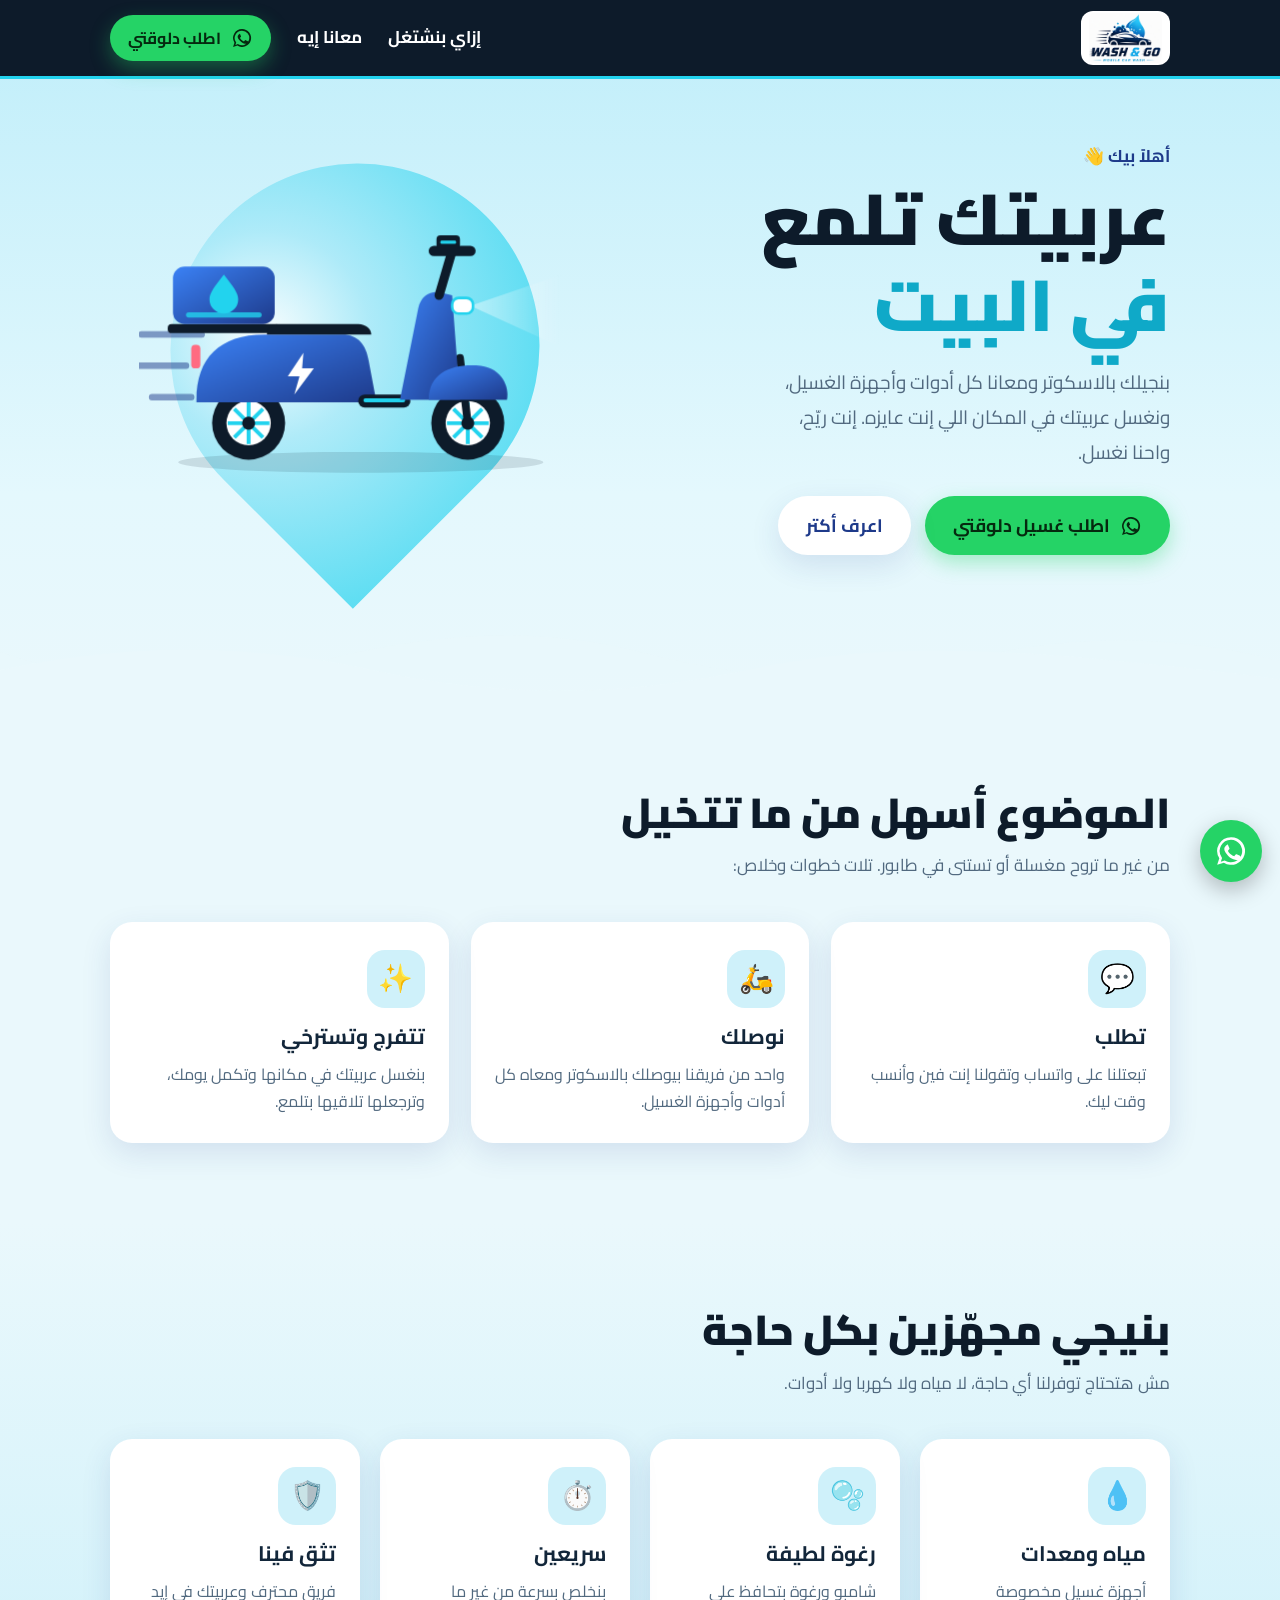
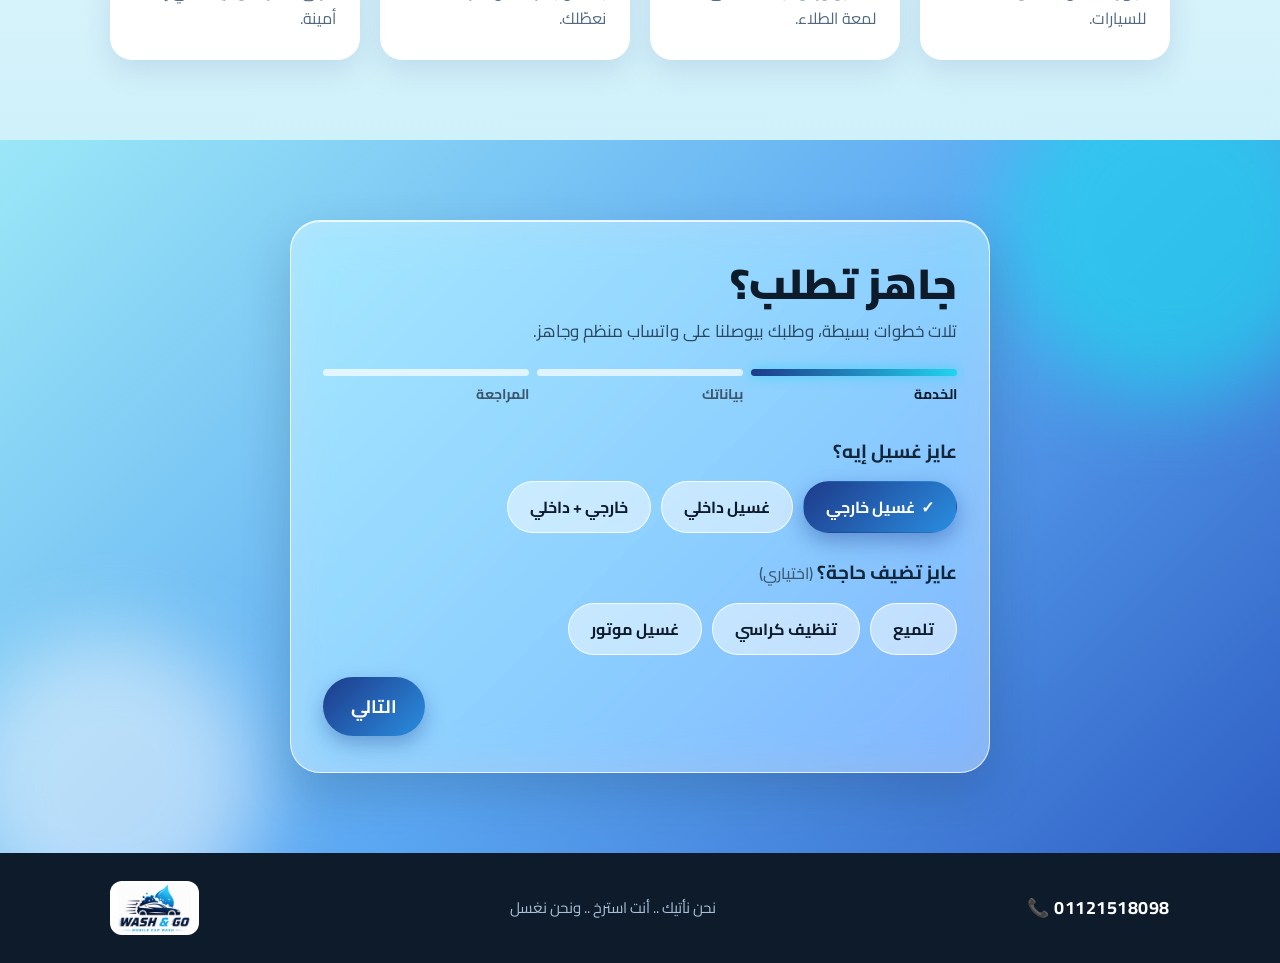
<file: index.html>
<!DOCTYPE html>
<html lang="ar" dir="rtl">
<head>
<meta charset="utf-8">
<meta name="viewport" content="width=device-width, initial-scale=1">
<title>WASH & GO – مغسلة سيارات متحركة بتيجيلك لحد مكانك</title>
<meta name="description" content="اطلب غسيل عربيتك واحنا نوصلك بالاسكوتر ومعانا كل الأدوات. نغسلها في المكان اللي تختاره.">
<link rel="stylesheet" href="https://fonts.googleapis.com/css2?family=Bebas+Neue&family=Cairo:wght@500;700;900&display=swap">
<link rel="stylesheet" href="style.css">
</head>
<body>

<svg width="0" height="0" style="position:absolute" aria-hidden="true">
  <symbol id="wa" viewBox="0 0 32 32"><path d="M16 3a13 13 0 0 0-11 19.9L3 29l6.3-2A13 13 0 1 0 16 3zm0 2.4a10.6 10.6 0 1 1-5.5 19.7l-.4-.2-3.7 1.2 1.2-3.6-.3-.4A10.6 10.6 0 0 1 16 5.4zm-4 5.3c-.3 0-.7.1-1 .5-.4.4-1.3 1.2-1.3 3s1.3 3.5 1.5 3.7c.2.3 2.6 4.1 6.4 5.6 3.1 1.2 3.7 1 4.4.9.7-.1 2.2-.9 2.5-1.8.3-.9.3-1.6.2-1.8-.1-.2-.4-.3-.8-.5l-2.6-1.2c-.3-.1-.6-.2-.9.2-.3.4-1 1.2-1.2 1.4-.2.3-.4.3-.8.1-.4-.2-1.6-.6-3-1.9-1.1-1-1.9-2.3-2.1-2.7-.2-.4 0-.6.2-.8l.6-.7c.2-.2.2-.4.4-.6.1-.3.1-.5 0-.7l-1.2-2.9c-.3-.7-.6-.7-.9-.7z"/></symbol>
</svg>

<header class="nav" id="nav">
  <div class="wrap nav-in">
    <a href="#top" class="logo-link" aria-label="WASH & GO"><img src="[data-uri]" alt="WASH & GO – Mobile Car Wash" width="82" height="56"></a>
    <nav class="menu" id="menu" aria-label="القائمة الرئيسية">
      <a href="#how">إزاي بنشتغل</a>
      <a href="#tools">معانا إيه</a>
      <a href="#order" class="btn btn-wa btn-sm"><svg><use href="#wa"/></svg>اطلب دلوقتي</a>
    </nav>
    <button class="burger" id="burger" aria-label="فتح القائمة" aria-expanded="false"><span></span><span></span><span></span></button>
  </div>
</header>

<main id="top">
<!-- HERO -->
<section class="hero">
  <div class="bubbles" id="bubbles" aria-hidden="true"></div>
  <div class="wrap hero-in">
    <div class="hero-text">
      <p class="hi">أهلاً بيك 👋</p>
      <h1>عربيتك تلمع<br><span class="rotator" id="rotator">في البيت</span></h1>
      <p class="sub">بنجيلك بالاسكوتر ومعانا كل أدوات وأجهزة الغسيل، ونغسل عربيتك في المكان اللي إنت عايزه. إنت ريّح، واحنا نغسل.</p>
      <div class="cta-row">
        <a class="btn btn-wa" href="#order"><svg><use href="#wa"/></svg>اطلب غسيل دلوقتي</a>
        <a class="btn btn-soft" href="#how">اعرف أكتر</a>
      </div>
    </div>
    <div class="scene" aria-hidden="true">
      <div class="drop"></div>
      <svg class="scooter" viewBox="0 0 330 220">
        <defs>
          <linearGradient id="bodyG" x1="0" y1="0" x2="1" y2="1"><stop offset="0" stop-color="#3b82f6"/><stop offset="1" stop-color="#1E3A8A"/></linearGradient>
          <linearGradient id="beam" x1="0" x2="1"><stop offset="0" stop-color="#fff" stop-opacity=".85"/><stop offset="1" stop-color="#fff" stop-opacity="0"/></linearGradient>
        </defs>
        <g class="speed"><path d="M2 100h46M0 124h36M10 148h30"/></g>
        <ellipse cx="170" cy="198" rx="140" ry="8" fill="#0D1B2A" opacity=".12"/>
        <g class="wheel"><circle cx="84" cy="168" r="28" fill="#0D1B2A"/><circle cx="84" cy="168" r="17" fill="#fff"/><path d="M84 152v32M68 168h32M73 157l22 22M95 157l-22 22" stroke="#22D3EE" stroke-width="3"/><circle cx="84" cy="168" r="5" fill="#0D1B2A"/></g>
        <g class="wheel"><circle cx="252" cy="168" r="28" fill="#0D1B2A"/><circle cx="252" cy="168" r="17" fill="#fff"/><path d="M252 152v32M236 168h32M241 157l22 22M263 157l-22 22" stroke="#22D3EE" stroke-width="3"/><circle cx="252" cy="168" r="5" fill="#0D1B2A"/></g>
        <rect x="22" y="92" width="86" height="7" rx="3" fill="#0D1B2A"/>
        <rect x="26" y="48" width="78" height="44" rx="9" fill="url(#bodyG)"/>
        <path d="M65 54c-7 9-11 14-11 19a11 11 0 0 0 22 0c0-5-4-10-11-19z" fill="#22D3EE"/>
        <rect x="36" y="83" width="58" height="4" rx="2" fill="#22D3EE" opacity=".8"/>
        <path d="M44 150C44 118 62 100 96 100H156C168 100 174 108 176 120L182 152H44z" fill="url(#bodyG)"/>
        <path d="M106 92h62c6 0 10 4 10 8H98c0-4 3-8 8-8z" fill="#0D1B2A"/>
        <path d="M126 114l-12 18h9l-4 14 15-20h-9z" fill="#fff"/>
        <rect x="40" y="108" width="7" height="18" rx="3" fill="#ff6b81"/>
        <rect x="168" y="146" width="40" height="10" rx="5" fill="#0D1B2A"/><rect x="172" y="149" width="32" height="3" rx="1.5" fill="#22D3EE"/>
        <path d="M246 118L252 168" stroke="#0D1B2A" stroke-width="6" stroke-linecap="round"/>
        <path d="M200 150L214 80C216 70 224 66 232 68L240 70L246 150Z" fill="url(#bodyG)"/>
        <path d="M230 70L240 36" stroke="#0D1B2A" stroke-width="7" stroke-linecap="round"/>
        <path d="M226 36h28" stroke="#0D1B2A" stroke-width="8" stroke-linecap="round"/>
        <rect x="228" y="24" width="18" height="10" rx="3" fill="#0D1B2A"/><rect x="231" y="28" width="12" height="2.500" rx="1" fill="#22D3EE"/>
        <path class="beamP" d="M254 78L324 54V110Z" fill="url(#beam)" opacity=".55"/>
        <rect x="240" y="72" width="16" height="12" rx="5" fill="#fff" stroke="#22D3EE" stroke-width="2"/>
        <path d="M222 150C222 128 242 122 262 124C278 126 284 140 282 150Z" fill="url(#bodyG)"/>
      </svg>
    </div>
  </div>
  <svg class="wave" viewBox="0 0 1440 120" preserveAspectRatio="none" aria-hidden="true">
    <path class="w1" d="M0 60c120 40 240 40 360 10s240-40 360-10 240 40 360 10 240-30 360 0v50H0z"/>
    <path class="w2" d="M0 80c140-30 280-30 420 0s280 30 420 0 280-30 600 10v30H0z"/>
  </svg>
</section>

<!-- HOW -->
<section id="how" class="sec">
  <div class="wrap">
    <h2 class="reveal">الموضوع أسهل من ما تتخيل</h2>
    <p class="lead reveal">من غير ما تروح مغسلة أو تستنى في طابور. تلات خطوات وخلاص:</p>
    <ol class="steps">
      <li class="reveal"><span class="ic">💬</span><h3>تطلب</h3><p>تبعتلنا على واتساب وتقولنا إنت فين وأنسب وقت ليك.</p></li>
      <li class="reveal"><span class="ic">🛵</span><h3>نوصلك</h3><p>واحد من فريقنا بيوصلك بالاسكوتر ومعاه كل أدوات وأجهزة الغسيل.</p></li>
      <li class="reveal"><span class="ic">✨</span><h3>تتفرج وتسترخي</h3><p>بنغسل عربيتك في مكانها وتكمل يومك، وترجعلها تلاقيها بتلمع.</p></li>
    </ol>
  </div>
</section>

<!-- TOOLS -->
<section id="tools" class="sec sec-tint">
  <div class="wrap">
    <h2 class="reveal">بنيجي مجهّزين بكل حاجة</h2>
    <p class="lead reveal">مش هتحتاج توفرلنا أي حاجة، لا مياه ولا كهربا ولا أدوات.</p>
    <div class="grid4">
      <div class="card reveal"><span class="ic">💧</span><h3>مياه ومعدات</h3><p>أجهزة غسيل مخصوصة للسيارات.</p></div>
      <div class="card reveal"><span class="ic">🫧</span><h3>رغوة لطيفة</h3><p>شامبو ورغوة بتحافظ على لمعة الطلاء.</p></div>
      <div class="card reveal"><span class="ic">⏱️</span><h3>سريعين</h3><p>بنخلص بسرعة من غير ما نعطّلك.</p></div>
      <div class="card reveal"><span class="ic">🛡️</span><h3>تثق فينا</h3><p>فريق محترف وعربيتك في إيد أمينة.</p></div>
    </div>
  </div>
</section>

<!-- ORDER -->
<section id="order" class="sec order">
  <i class="blob b1" aria-hidden="true"></i><i class="blob b2" aria-hidden="true"></i>
  <div class="wrap">
    <div class="glass order-box reveal">
      <h2>جاهز تطلب؟</h2>
      <p class="lead">تلات خطوات بسيطة، وطلبك بيوصلنا على واتساب منظم وجاهز.</p>
      <ol class="progress" id="progress"><li class="on">الخدمة</li><li>بياناتك</li><li>المراجعة</li></ol>

      <div class="step on" data-step="1">
        <h3>عايز غسيل إيه؟</h3>
        <div class="chips" id="service" role="radiogroup" aria-label="نوع الغسيل">
          <button type="button" class="chip on" role="radio" aria-checked="true">غسيل خارجي</button>
          <button type="button" class="chip" role="radio" aria-checked="false">غسيل داخلي</button>
          <button type="button" class="chip" role="radio" aria-checked="false">خارجي + داخلي</button>
        </div>
        <h3>عايز تضيف حاجة؟ <small>(اختياري)</small></h3>
        <div class="chips" id="extras" aria-label="إضافات">
          <button type="button" class="chip" aria-pressed="false">تلميع</button>
          <button type="button" class="chip" aria-pressed="false">تنظيف كراسي</button>
          <button type="button" class="chip" aria-pressed="false">غسيل موتور</button>
        </div>
        <div class="nav-btns"><button type="button" class="btn btn-go" data-next>التالي</button></div>
      </div>

      <div class="step" data-step="2">
        <h3>عرّفنا عليك</h3>
        <div class="fields">
          <label>اسمك<input id="name" type="text" autocomplete="name" placeholder="مثال: أحمد محمد"><em>اكتب اسمك من فضلك</em></label>
          <label>رقم موبايلك<input id="phone" type="tel" inputmode="tel" dir="ltr" autocomplete="tel" placeholder="01xxxxxxxxx"><em>اكتب رقم صحيح عشان نتواصل معاك</em></label>
          <label class="full">نوع العربية<input id="car" type="text" placeholder="مثال: هيونداي إلنترا 2021"><em>قولنا نوع العربية</em></label>
          <label>إنت فين؟ <small>(اختياري)</small><input id="place" type="text" placeholder="العنوان أو المنطقة"></label>
          <label>إمتى؟ <small>(اختياري)</small><input id="when" type="text" placeholder="مثال: بكرة العصر"></label>
        </div>
        <div class="nav-btns"><button type="button" class="btn btn-glass" data-back>رجوع</button><button type="button" class="btn btn-go" data-next>راجع الطلب</button></div>
      </div>

      <div class="step" data-step="3">
        <h3>راجع طلبك قبل ما نبعته</h3>
        <dl class="summary" id="summary"></dl>
        <div class="price-note"><span aria-hidden="true">💬</span><p><b>السعر بيتحدد حسب نوع العربية والخدمة.</b> بعد ما تبعت الطلب هنرد عليك على واتساب بالسعر والميعاد، وإنت اللي توافق.</p></div>
        <div class="nav-btns"><button type="button" class="btn btn-glass" data-back>تعديل</button><button type="button" id="send" class="btn btn-wa"><svg><use href="#wa"/></svg>ابعت الطلب على واتساب</button></div>
        <p class="hint" id="hint">هيتفتح واتساب برسالة جاهزة فيها كل التفاصيل، وإنت بس تدوس إرسال. مفيش أي التزام.</p>
      </div>
    </div>
  </div>
</section>
</main>

<footer>
  <div class="wrap foot">
    <a class="foot-phone" href="tel:01121518098" dir="ltr" aria-label="اتصل بينا">📞 01121518098</a>
    <span>نحن نأتيك .. أنت استرخ .. ونحن نغسل</span>
    <img class="foot-logo" src="[data-uri]" alt="WASH & GO" width="82" height="56">
  </div>
</footer>

<div class="toast" id="toast" role="status" aria-live="polite"></div>
<a class="fab" id="fab" href="#" target="_blank" rel="noopener" aria-label="كلمنا على واتساب"><svg><use href="#wa"/></svg></a>

<script src="Waash%20and%20go.js"></script>
<script>
addEventListener("load", function () {
  if (!window.WG_OK) {
    var b = document.createElement("div"); b.className = "loadfail";
    b.textContent = "⚠️ ملف Waash and go.js مش متحمّل. تأكد إنه في نفس فولدر ملف الـ HTML وبنفس الاسم بالظبط.";
    document.body.prepend(b);
  }
});
</script>
</body>
</html>
</file>
<file: style.css>
/* ========= Tokens ========= */
:root{
  --navy:#0D1B2A; --royal:#1E3A8A; --aqua:#22D3EE; --ice:#E5E7EB;
  --sky:#EAF8FC; --foam:#CFF1FA; --text:#12263a; --muted:#51697f;
  --wa:#25D366; --card:#fff; --shadow:0 10px 30px rgba(30,58,138,.12);
  --r:22px;
}
*,*::before,*::after{box-sizing:border-box}
html{scroll-behavior:smooth;scroll-padding-top:80px}
body{margin:0;font-family:'Cairo',system-ui,sans-serif;font-size:17px;line-height:1.85;color:var(--text);background:var(--sky);overflow-x:hidden}
a{color:inherit;text-decoration:none}
img,svg{max-width:100%}
.wrap{max-width:1100px;margin:0 auto;padding:0 20px}
.center{text-align:center}
:focus-visible{outline:3px solid var(--royal);outline-offset:3px}
.brand{font-family:'Bebas Neue','Cairo',sans-serif;font-style:italic;letter-spacing:.03em;direction:ltr;display:inline-block}

/* ========= Buttons ========= */
.btn{display:inline-flex;align-items:center;justify-content:center;gap:10px;font:700 18px 'Cairo',sans-serif;padding:13px 28px;border-radius:999px;border:0;cursor:pointer;transition:transform .2s,box-shadow .2s}
.btn svg{width:22px;height:22px;fill:currentColor;flex:none}
.btn:hover{transform:translateY(-3px)}
.btn-wa{background:var(--wa);color:#05290f;box-shadow:0 8px 20px rgba(37,211,102,.35)}
.btn-soft{background:#fff;color:var(--royal);box-shadow:var(--shadow)}
.btn-sm{padding:8px 18px;font-size:16px}
.big{width:100%;font-size:20px;padding:16px}

/* ========= Nav ========= */
.nav{position:fixed;inset:0 0 auto;z-index:50;background:var(--navy);border-bottom:3px solid var(--aqua);transition:box-shadow .3s}
.nav.scrolled{box-shadow:0 8px 24px rgba(13,27,42,.35)}
.nav-in{display:flex;justify-content:space-between;align-items:center;height:76px}
.logo-link img,.foot-logo{height:54px;width:auto;background:#fff;border-radius:12px;padding:2px 8px;display:block}
.menu{display:flex;align-items:center;gap:26px;font-weight:700;color:#fff}
.menu a:not(.btn):hover{color:var(--aqua)}
.burger{display:none;background:none;border:0;width:44px;height:44px;cursor:pointer;flex-direction:column;justify-content:center;gap:6px;align-items:center}
.burger span{width:26px;height:3px;background:#fff;border-radius:3px;transition:.3s}
.burger[aria-expanded="true"] span:nth-child(1){transform:translateY(9px) rotate(45deg)}
.burger[aria-expanded="true"] span:nth-child(2){opacity:0}
.burger[aria-expanded="true"] span:nth-child(3){transform:translateY(-9px) rotate(-45deg)}

/* ========= Hero ========= */
.hero{position:relative;padding:140px 0 150px;background:linear-gradient(180deg,#bfeefa 0%,#e4f8fd 70%,var(--sky) 100%);overflow:hidden}
.hero-in{display:grid;grid-template-columns:1.05fr .95fr;gap:30px;align-items:center;position:relative;z-index:2}
.hi{margin:0;color:var(--royal);font-weight:700}
.hero h1{font-size:clamp(38px,6.4vw,72px);line-height:1.2;margin:4px 0 16px;font-weight:900;color:var(--navy)}
.rotator{display:inline-block;color:#0fa9c8;transition:opacity .35s,transform .35s}
.rotator.out{opacity:0;transform:translateY(14px)}
.sub{font-size:19px;color:var(--muted);max-width:36ch;margin:0 0 26px}
.cta-row{display:flex;gap:14px;flex-wrap:wrap}

.scene{position:relative;aspect-ratio:1/.85;display:grid;place-items:center}
.drop{position:absolute;inset:6% 12%;background:radial-gradient(circle at 35% 30%,#fff 0,#a7e9f8 30%,#22D3EE 100%);border-radius:50% 50% 50% 0;transform:rotate(-45deg);opacity:.85;animation:float 6s ease-in-out infinite}
.scooter{position:relative;width:88%;animation:drive 1.6s cubic-bezier(.2,.8,.2,1) both,bob 3s 1.6s ease-in-out infinite}
.wheel{transform-box:fill-box;transform-origin:center;animation:spin 1.4s linear infinite}
.beamP{animation:glow 2.4s ease-in-out infinite}@keyframes glow{50%{opacity:.25}}
.speed path{stroke:var(--royal);stroke-width:5;stroke-linecap:round;opacity:.5;animation:fade 1.6s ease-out both}
@keyframes drive{from{transform:translateX(-120%)}to{transform:none}}
@keyframes bob{50%{transform:translateY(-8px)}}
@keyframes float{50%{transform:rotate(-45deg) translate(8px,-8px)}}
@keyframes spin{to{transform:rotate(-360deg)}}
@keyframes fade{from{opacity:0}}

.bubbles{position:absolute;inset:0;overflow:hidden;z-index:1;pointer-events:none}
.bubble{position:absolute;bottom:-60px;border-radius:50%;background:radial-gradient(circle at 30% 30%,rgba(255,255,255,.95),rgba(34,211,238,.25));border:1px solid rgba(255,255,255,.8);animation:rise linear infinite}
@keyframes rise{to{transform:translate(var(--dx),-115vh)}}
.pop{position:absolute;z-index:3;width:12px;height:12px;border:3px solid var(--aqua);border-radius:50%;transform:translate(-50%,-50%);pointer-events:none;animation:pop .6s ease-out forwards}
@keyframes pop{to{width:70px;height:70px;opacity:0}}

.wave{position:absolute;bottom:-1px;left:0;width:200%;height:110px;z-index:2}
.wave path{fill:var(--sky)}
.wave .w1{opacity:.55}
.wave{animation:slide 14s linear infinite}
@keyframes slide{to{transform:translateX(-50%)}}

/* ========= Sections ========= */
.sec{padding:80px 0}
.sec-tint{background:linear-gradient(180deg,var(--sky),var(--foam))}
h2{font-size:clamp(28px,4.2vw,42px);line-height:1.3;margin:0 0 10px;font-weight:900;color:var(--navy)}
.lead{color:var(--muted);max-width:52ch;margin:0 0 40px}
.center .lead{margin-inline:auto}
.ic{display:grid;place-items:center;width:58px;height:58px;border-radius:18px;background:var(--foam);font-size:28px;margin-bottom:10px}

.steps{list-style:none;margin:0;padding:0;display:grid;grid-template-columns:repeat(3,1fr);gap:22px}
.steps li,.card{background:var(--card);border-radius:var(--r);padding:28px 24px;box-shadow:var(--shadow);transition:transform .3s}
.steps li:hover,.card:hover{transform:translateY(-6px)}
.steps h3,.card h3{margin:0 0 4px;font-size:21px}
.steps p,.card p{margin:0;color:var(--muted);font-size:16px;line-height:1.7}
.grid4{display:grid;grid-template-columns:repeat(4,1fr);gap:20px}

/* order (glass wizard) */
.order{position:relative;overflow:hidden;background:linear-gradient(135deg,#9be7f7 0%,#5aa6f2 55%,#2f5fc4 100%)}
.blob{position:absolute;border-radius:50%;filter:blur(40px);opacity:.7;animation:float2 9s ease-in-out infinite}
.b1{width:340px;height:340px;background:#22D3EE;top:-80px;right:-60px}
.b2{width:300px;height:300px;background:#fff;bottom:-80px;left:-40px;animation-delay:-4s;opacity:.5}
@keyframes float2{50%{transform:translate(30px,-26px) scale(1.08)}}
.order .wrap{position:relative;z-index:1}
.glass{background:rgba(255,255,255,.42);backdrop-filter:blur(20px) saturate(1.5);-webkit-backdrop-filter:blur(20px) saturate(1.5);border:1px solid rgba(255,255,255,.75);box-shadow:0 20px 50px rgba(13,27,42,.18),inset 0 1px 0 rgba(255,255,255,.8)}
.order-box{max-width:700px;margin:0 auto;border-radius:30px;padding:36px 32px;scroll-margin-top:96px}
.order-box h2{margin-bottom:4px}.order-box .lead{margin-bottom:22px;color:#2c465e}
.progress{display:flex;gap:8px;list-style:none;padding:0;margin:0 0 26px;font-size:14px;font-weight:700;color:#3d566d}
.progress li{flex:1}
.progress li::before{content:"";display:block;height:7px;border-radius:9px;background:rgba(255,255,255,.7);margin-bottom:6px;transition:.5s}
.progress li.on::before,.progress li.done::before{background:linear-gradient(90deg,var(--royal),var(--aqua));box-shadow:0 0 12px rgba(34,211,238,.7)}
.progress li.on{color:var(--navy)}
.step{display:none;position:relative}
.step.on{display:block;animation:stepIn .45s ease both}
@keyframes stepIn{from{opacity:0;transform:translateX(24px)}}
.step h3{font-size:19px;margin:6px 0 12px}.step h3 small{font-weight:500;color:#3d566d}
.chips{display:flex;flex-wrap:wrap;gap:10px;margin-bottom:22px}
.chip{touch-action:manipulation;position:relative;font:700 16px 'Cairo',sans-serif;padding:10px 22px;border-radius:99px;border:1px solid rgba(255,255,255,.85);background:rgba(255,255,255,.5);backdrop-filter:blur(8px);color:var(--navy);cursor:pointer;transition:transform .25s,background .25s,box-shadow .25s,color .25s}
.chip:hover{transform:translateY(-3px);box-shadow:0 8px 18px rgba(30,58,138,.18)}
.chip:active{transform:scale(.95)}
.chip.on{background:linear-gradient(135deg,var(--royal),#2a8ee0);color:#fff;border-color:transparent;box-shadow:0 8px 22px rgba(30,58,138,.4)}
.chip.on::before{content:"✓";margin-inline-end:6px;display:inline-block;animation:tick .3s ease}
@keyframes tick{from{transform:scale(0)}}
.fields{display:grid;grid-template-columns:1fr 1fr;gap:16px;margin-bottom:22px}
.fields .full{grid-column:1/-1}
label{display:flex;flex-direction:column;font-weight:700;gap:6px;font-size:15px;color:var(--navy)}
label small{font-weight:500;color:#3d566d}
input{font:500 16px 'Cairo',sans-serif;padding:13px 16px;border-radius:16px;border:1px solid rgba(255,255,255,.9);background:rgba(255,255,255,.55);color:var(--navy);transition:.25s}
input::placeholder{color:#6c8399}
input:focus{outline:0;background:rgba(255,255,255,.9);border-color:var(--aqua);box-shadow:0 0 0 4px rgba(34,211,238,.35)}
label em{display:none;font-style:normal;font-size:13px;color:#c0233b}
label.bad input{border-color:#e5484d;background:rgba(255,235,238,.8);animation:shake .35s}
label.bad em{display:block}
@keyframes shake{25%{transform:translateX(6px)}75%{transform:translateX(-6px)}}
.nav-btns{display:flex;gap:12px;justify-content:flex-end;flex-wrap:wrap}
.btn-go{background:linear-gradient(135deg,var(--royal),#2a8ee0);color:#fff;box-shadow:0 8px 20px rgba(30,58,138,.35)}
.btn-glass{background:rgba(255,255,255,.55);color:var(--navy);border:1px solid rgba(255,255,255,.9)}
.summary{margin:0 0 22px;background:rgba(255,255,255,.55);border:1px solid rgba(255,255,255,.9);border-radius:20px;padding:6px 20px}
.summary div{display:flex;gap:12px;padding:11px 0;border-bottom:1px dashed rgba(30,58,138,.2)}
.summary div:last-child{border:0}
.summary dt{flex:none;width:118px;font-weight:700;color:var(--royal)}
.summary dd{margin:0;word-break:break-word}
.price-note{display:flex;gap:12px;align-items:flex-start;background:rgba(34,211,238,.22);border:1px solid rgba(255,255,255,.9);border-radius:18px;padding:14px 18px;margin:0 0 22px;font-size:15px;line-height:1.7}
.price-note span{font-size:26px;line-height:1.2}.price-note p{margin:0;color:var(--navy)}
.hint{text-align:center;font-size:14px;color:#2c465e;margin:14px 0 0}
.toast{position:fixed;inset-inline:16px;bottom:96px;margin:auto;max-width:420px;z-index:70;background:var(--navy);color:#fff;padding:12px 18px;border-radius:16px;text-align:center;font-weight:700;transform:translateY(30px);opacity:0;pointer-events:none;transition:.4s}
.toast.show{transform:none;opacity:1}

footer{background:var(--navy);color:#a9c0d6;padding:28px 0;font-size:15px}
.foot{display:flex;justify-content:space-between;align-items:center;gap:12px;flex-wrap:wrap}

.fab{position:fixed;inset-inline-start:18px;bottom:18px;z-index:60;width:62px;height:62px;border-radius:50%;background:var(--wa);display:grid;place-items:center;box-shadow:0 8px 22px rgba(0,0,0,.25);animation:ring 2.4s infinite}
.fab svg{width:34px;height:34px;fill:#fff}
@keyframes ring{0%{box-shadow:0 0 0 0 rgba(37,211,102,.6)}70%,100%{box-shadow:0 0 0 20px rgba(37,211,102,0)}}

/* reveal on scroll */
.js .reveal{opacity:0;transform:translateY(28px);transition:opacity .7s,transform .7s}
.js .reveal.in{opacity:1;transform:none}

/* ========= Responsive ========= */
@media (max-width:980px){
  .grid4{grid-template-columns:repeat(2,1fr)}
}
@media (max-width:820px){
  .burger{display:flex}
  .menu{position:absolute;top:76px;inset-inline:0;flex-direction:column;background:var(--navy);padding:20px;gap:14px;box-shadow:0 14px 24px rgba(13,27,42,.3);transform:translateY(-12px);opacity:0;pointer-events:none;transition:.25s}
  .menu.open{transform:none;opacity:1;pointer-events:auto}
  .hero{padding:110px 0 120px}
  .hero-in{grid-template-columns:1fr;text-align:center}
  .sub{margin-inline:auto}.cta-row{justify-content:center}
  .scene{order:-1;max-width:340px;margin:0 auto}
  .steps{grid-template-columns:1fr}
  .sec{padding:60px 0}
}
@media (max-width:520px){
  body{font-size:16px}
  .grid4,.fields{grid-template-columns:1fr}.fields .full{grid-column:auto}
  .btn{width:100%}
  .order-box{padding:26px 16px}.summary dt{width:96px}.nav-btns .btn{flex:1}
  .foot{justify-content:center;text-align:center}
}
@media (prefers-reduced-motion:reduce){
  *,*::before,*::after{animation:none!important;transition:none!important}
  .js .reveal{opacity:1;transform:none}
}

.foot-phone{font-weight:700;font-size:18px;color:#fff;letter-spacing:.03em;transition:color .2s}.foot-phone:hover{color:var(--aqua)}

/* تفاعل الاختيارات */
.chip,.btn{overflow:hidden}
.ripple{position:absolute;width:20px;height:20px;margin:-10px 0 0 -10px;border-radius:50%;background:rgba(255,255,255,.75);transform:scale(0);animation:rip .65s ease-out forwards;pointer-events:none}
@keyframes rip{to{transform:scale(12);opacity:0}}
.chip.on{animation:pick .45s cubic-bezier(.3,1.6,.5,1)}
@keyframes pick{0%{transform:scale(.9)}60%{transform:scale(1.1)}100%{transform:scale(1)}}
.loadfail{position:fixed;inset:auto 12px 12px;z-index:99;background:#c0233b;color:#fff;padding:12px 16px;border-radius:14px;font-weight:700;text-align:center}
</file>
